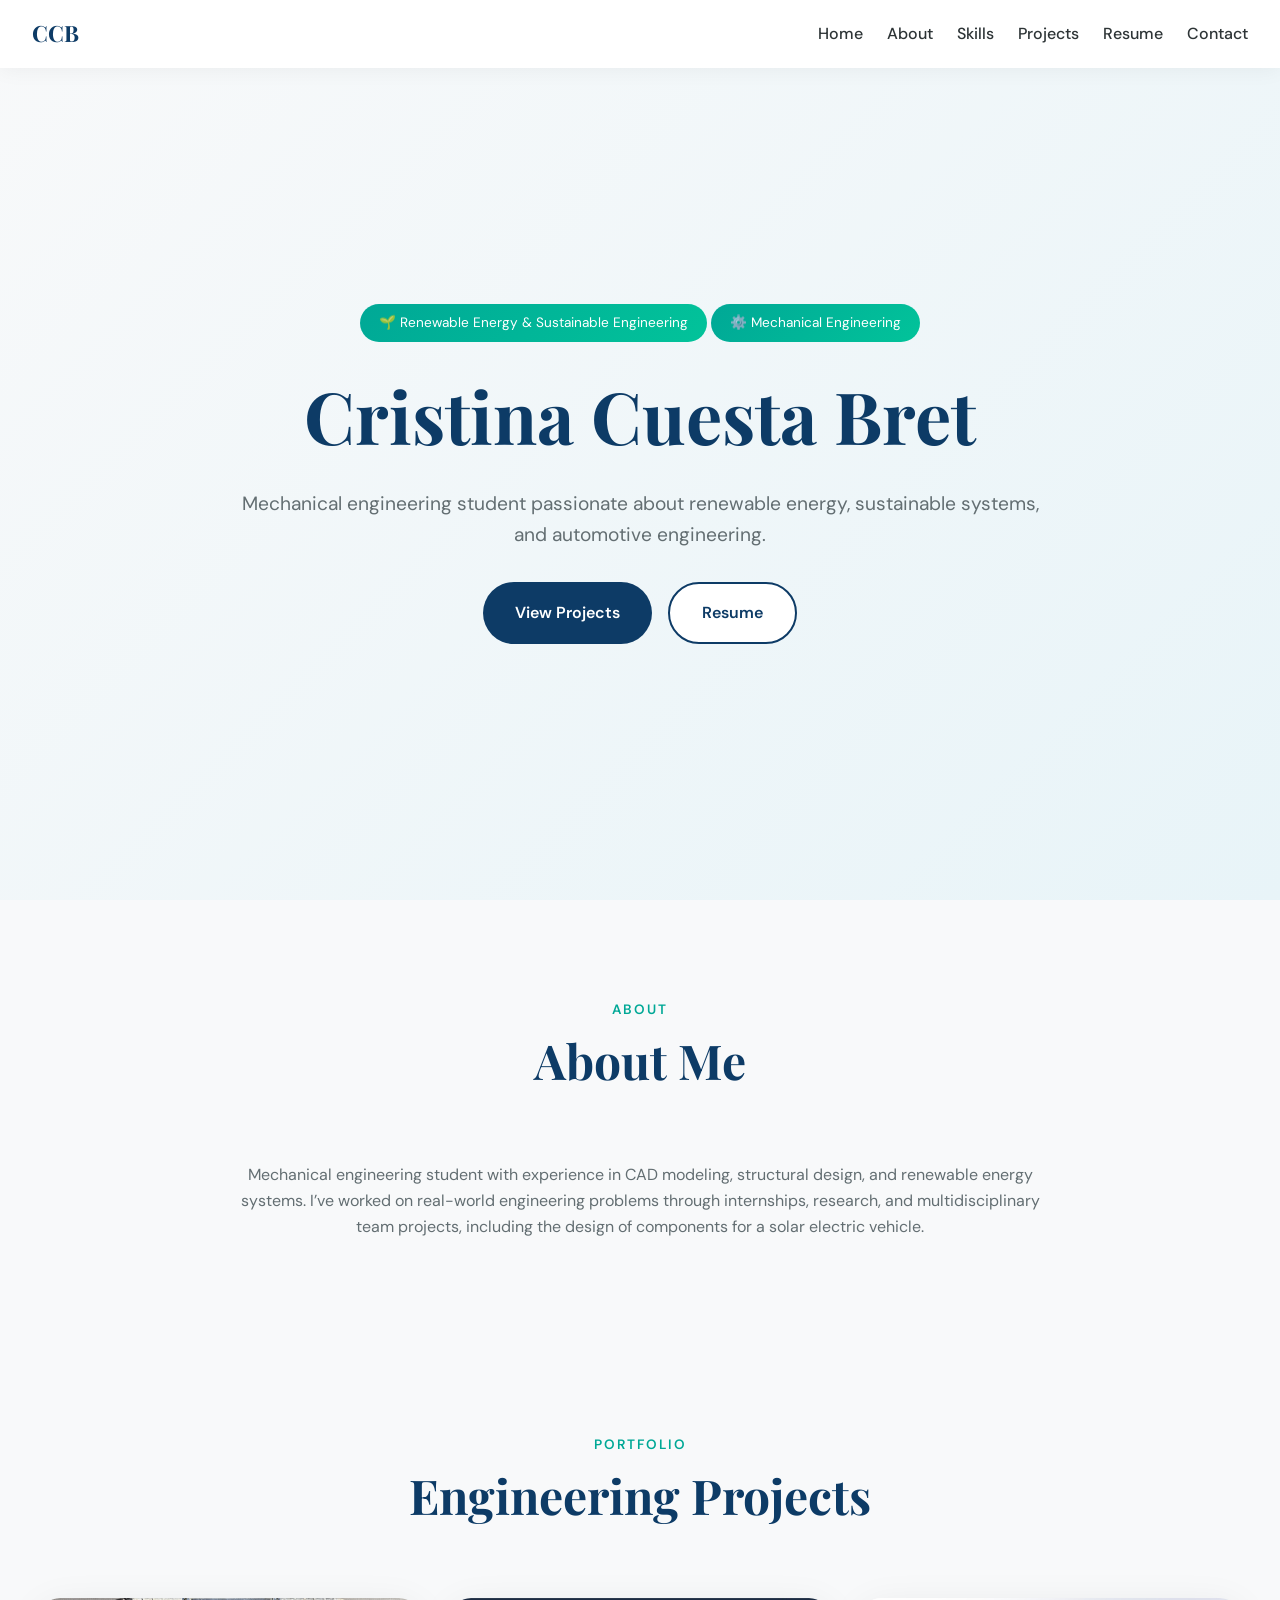
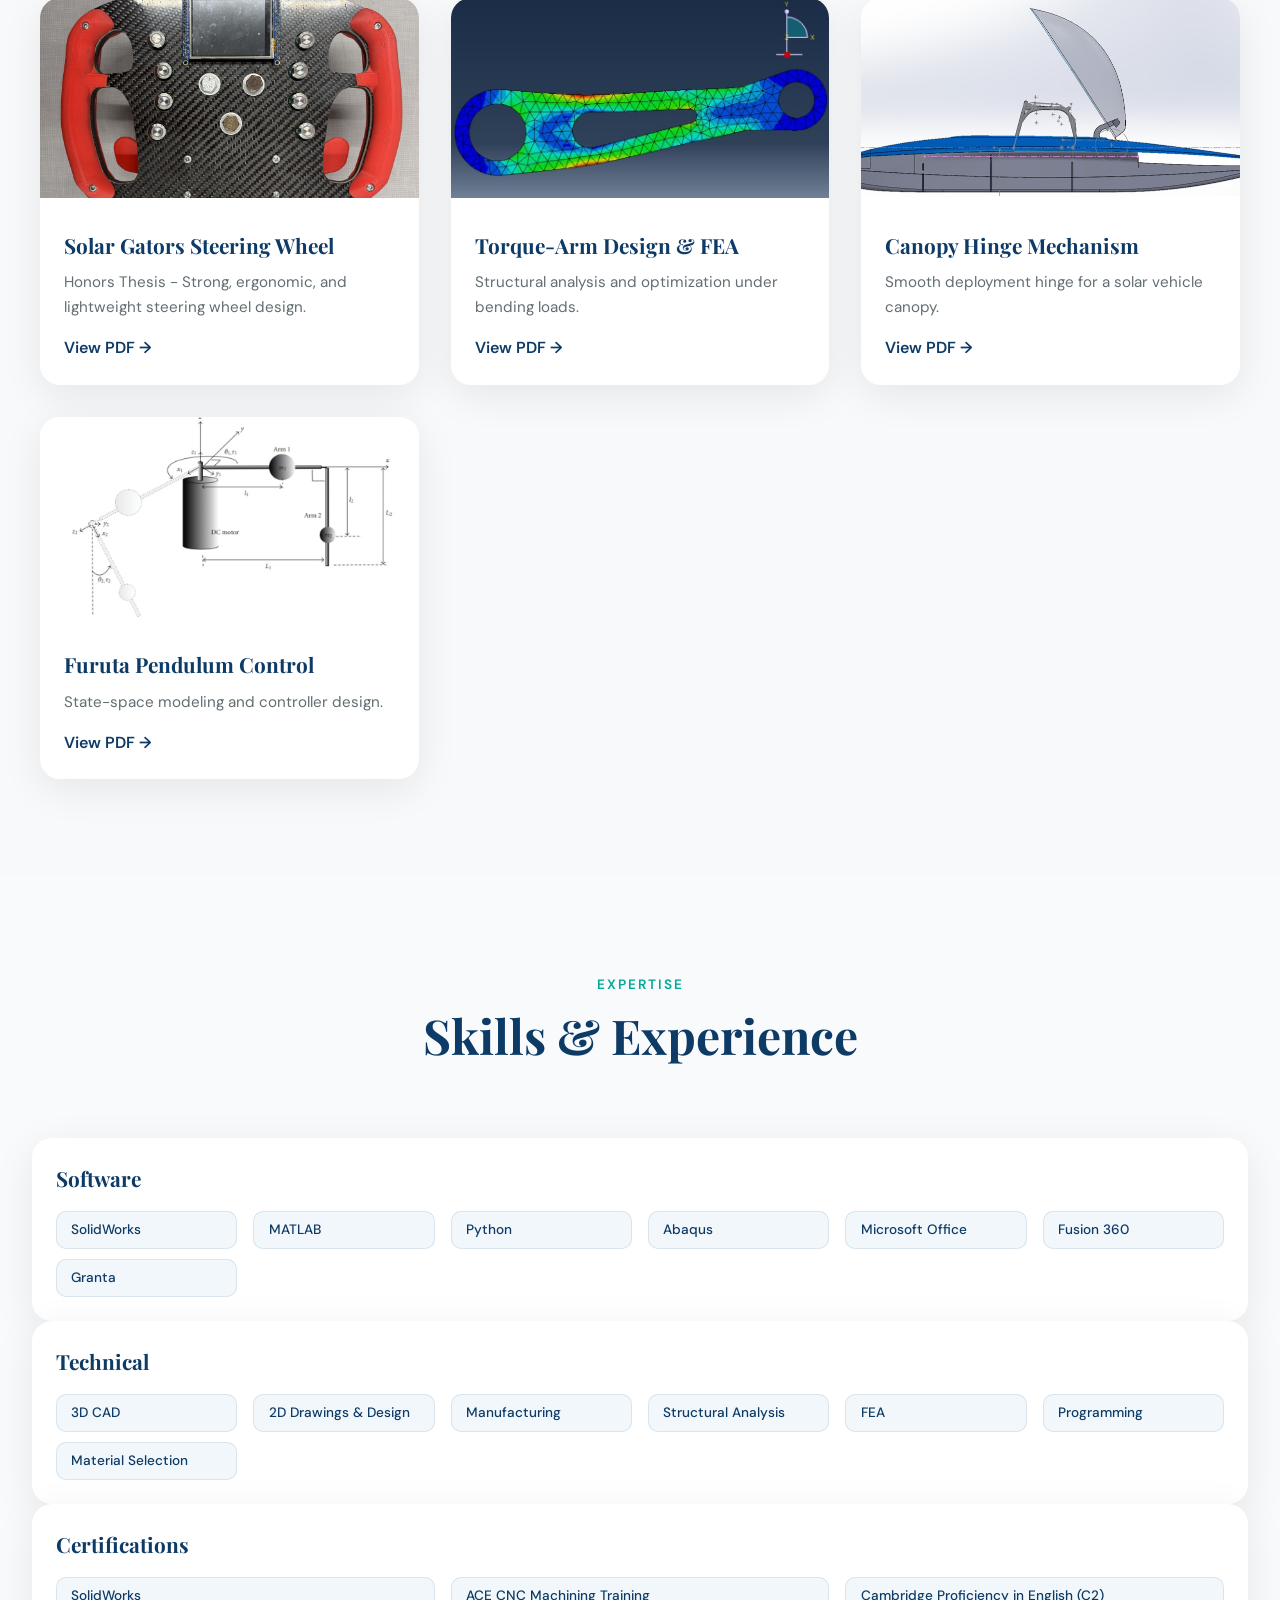
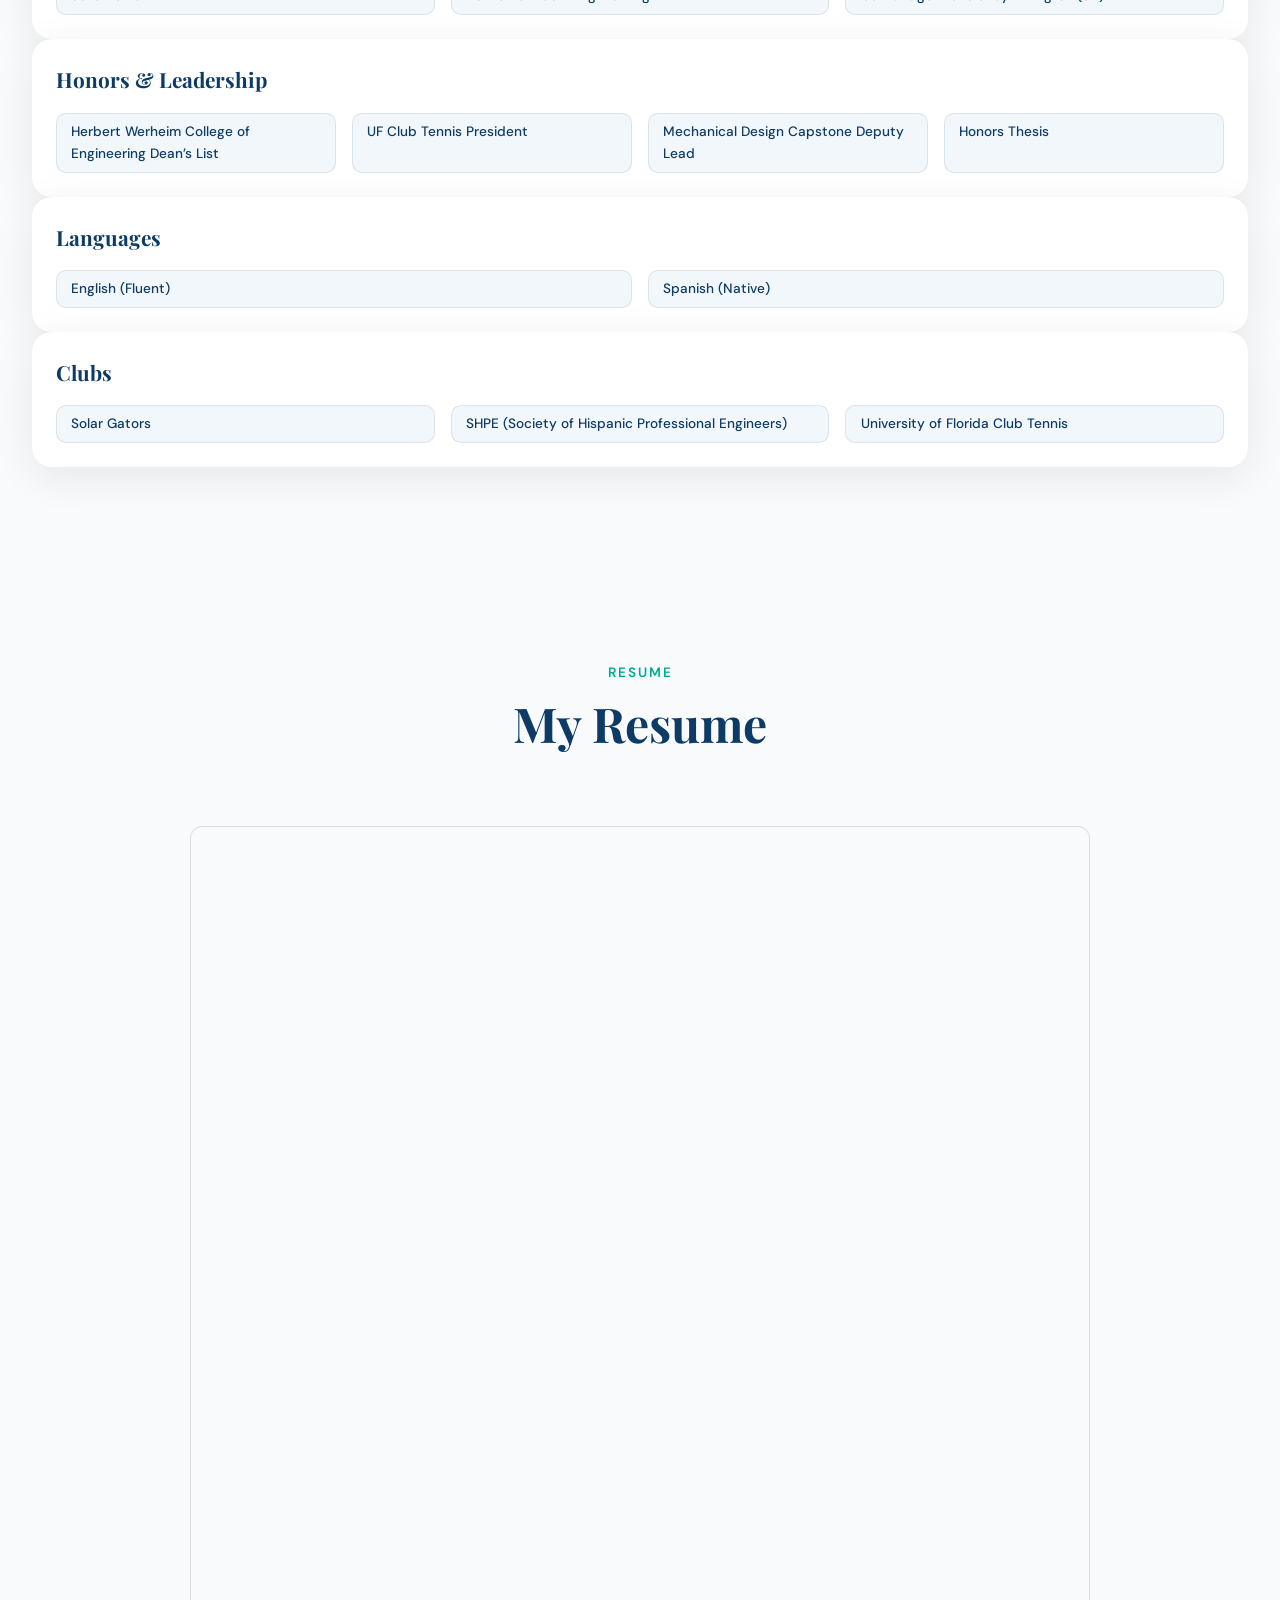
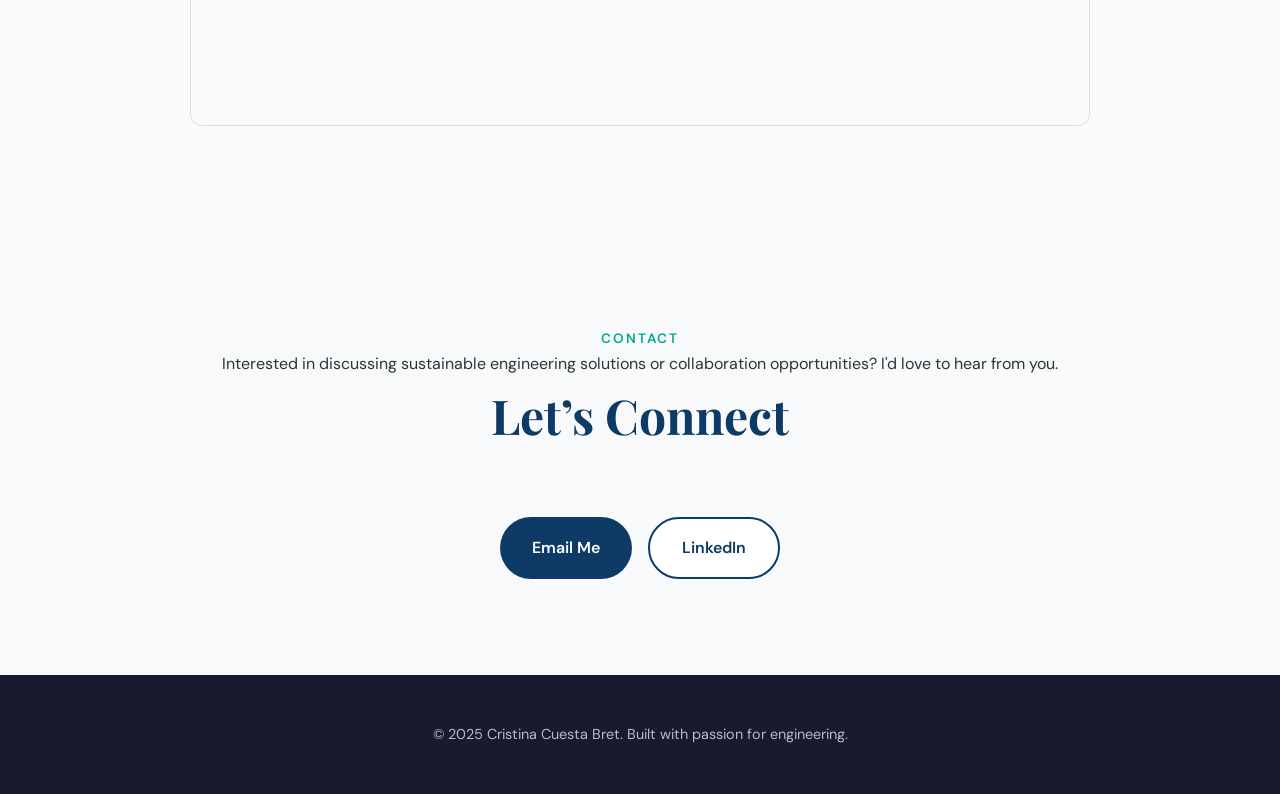
<file: index.html>
<!DOCTYPE html>
<html lang="en">
<head>
  <meta charset="UTF-8">
  <meta name="viewport" content="width=device-width, initial-scale=1.0">
  <title>Cristina Cuesta Bret | Mechanical Engineer</title>

  <!-- Fonts -->
  <link href="https://fonts.googleapis.com/css2?family=DM+Sans:wght@400;500;700&family=Playfair+Display:wght@600;700&display=swap" rel="stylesheet">

  <style>
    :root {
      --primary: #0d3b66;
      --accent: #00a896;
      --accent-light: #02c39a;
      --dark: #1a1a2e;
      --light: #f8f9fa;
      --card-bg: #ffffff;
      --text: #2d3436;
      --text-muted: #636e72;
    }

    * {
      margin: 0;
      padding: 0;
      box-sizing: border-box;
    }

    html {
      scroll-behavior: smooth;
    }

    body {
      font-family: 'DM Sans', sans-serif;
      background: var(--light);
      color: var(--text);
      line-height: 1.6;
    }

    /* NAV */
    nav {
      position: fixed;
      top: 0;
      width: 100%;
      padding: 1rem 2rem;
      background: rgba(255,255,255,0.95);
      backdrop-filter: blur(10px);
      display: flex;
      justify-content: space-between;
      align-items: center;
      z-index: 1000;
      box-shadow: 0 2px 20px rgba(0,0,0,0.05);
    }

    .nav-logo {
      font-family: 'Playfair Display', serif;
      font-size: 1.4rem;
      font-weight: 700;
      color: var(--primary);
      text-decoration: none;
    }

    .nav-links {
      list-style: none;
      display: flex;
      gap: 1.5rem;
    }

    .nav-links a {
      text-decoration: none;
      color: var(--text);
      font-weight: 500;
      position: relative;
    }

    .nav-links a::after {
      content: '';
      position: absolute;
      bottom: -4px;
      left: 0;
      width: 0;
      height: 2px;
      background: linear-gradient(90deg, var(--accent), var(--accent-light));
      transition: width 0.3s ease;
    }

    .nav-links a:hover::after {
      width: 100%;
    }

    /* HERO */
    #home {
      min-height: 100vh;
      display: flex;
      align-items: center;
      justify-content: center;
      padding: 7rem 2rem 4rem;
      background: linear-gradient(135deg, #f8f9fa, #e8f4f8);
      text-align: center;
    }

    .hero-content {
      max-width: 800px;
      animation: fadeInUp 1s ease;
    }

    @keyframes fadeInUp {
      from { opacity: 0; transform: translateY(40px); }
      to { opacity: 1; transform: translateY(0); }
    }

    .hero-badge {
      display: inline-block;
      background: linear-gradient(135deg, var(--accent), var(--accent-light));
      color: white;
      padding: 0.5rem 1.2rem;
      border-radius: 999px;
      font-size: 0.85rem;
      margin-bottom: 1rem;
    }

    .hero-title {
      font-family: 'Playfair Display', serif;
      font-size: clamp(2.5rem, 6vw, 4.5rem);
      color: var(--primary);
      margin-bottom: 1rem;
    }

    .hero-subtitle {
      font-size: 1.2rem;
      color: var(--text-muted);
      margin-bottom: 2rem;
    }

    .hero-cta {
      display: flex;
      gap: 1rem;
      justify-content: center;
      flex-wrap: wrap;
    }

    .btn {
      padding: 1rem 2rem;
      border-radius: 999px;
      text-decoration: none;
      font-weight: 600;
      transition: all 0.3s ease;
      display: inline-flex;
      align-items: center;
      justify-content: center;
    }

    .btn-primary {
      background: var(--primary);
      color: white;
    }

    .btn-secondary {
      border: 2px solid var(--primary);
      color: var(--primary);
      background: white;
    }

    .btn-primary:hover,
    .btn-secondary:hover {
      transform: translateY(-3px);
    }

    /* SECTIONS */
    section {
      padding: 6rem 2rem;
    }

    .section-header {
      text-align: center;
      margin-bottom: 4rem;
    }

    .section-label {
      color: var(--accent);
      font-weight: 600;
      font-size: 0.85rem;
      letter-spacing: 2px;
      text-transform: uppercase;
    }

    .section-title {
      font-family: 'Playfair Display', serif;
      font-size: clamp(2rem, 4vw, 3rem);
      color: var(--primary);
    }

    /* PROJECTS */
    .projects-grid {
      display: grid;
      grid-template-columns: repeat(auto-fit, minmax(320px, 1fr));
      gap: 2rem;
      max-width: 1200px;
      margin: 0 auto;
    }

    .project-card {
      background: white;
      border-radius: 20px;
      overflow: hidden;
      box-shadow: 0 10px 40px rgba(0,0,0,0.08);
      transition: transform 0.4s ease;
    }

    .project-card:hover {
      transform: translateY(-8px);
    }

    .project-thumb img {
      width: 100%;
      height: 200px;
      object-fit: cover;
    }

    .project-content {
      padding: 1.5rem;
    }

    .project-title {
      font-family: 'Playfair Display', serif;
      font-size: 1.3rem;
      color: var(--primary);
      margin-bottom: 0.5rem;
    }

    .project-description {
      color: var(--text-muted);
      font-size: 0.95rem;
      margin-bottom: 1rem;
    }

    .project-link {
      color: var(--primary);
      font-weight: 600;
      text-decoration: none;
    }

        /* SKILLS TAGS FIX */
    .skill-tags {
      display: grid;
      grid-template-columns: repeat(auto-fit, minmax(160px, 1fr));
      gap: 0.6rem 1rem;
      margin-top: 1rem;
    }

    .skill-tags span {
      padding: 0.45rem 0.9rem;
      background: #f1f7fb;
      border-radius: 10px;
      font-size: 0.85rem;
      font-weight: 500;
      color: #0d3b66;
      border: 1px solid rgba(13,59,102,0.1);
    }

    
    /* FOOTER */
    footer {
      background: var(--dark);
      color: white;
      text-align: center;
      padding: 3rem 2rem;
    }

    footer p {
      opacity: 0.7;
      font-size: 0.9rem;
    }

    @media (max-width: 768px) {
      .nav-links {
        gap: 1rem;
      }
    }
  </style>
</head>

<body>

<!-- NAV -->
<nav>
  <a href="#home" class="nav-logo">CCB</a>
  <ul class="nav-links">
    <li><a href="#home">Home</a></li>
    <li><a href="#about">About</a></li>
    <li><a href="#skills">Skills</a></li>
    <li><a href="#projects">Projects</a></li>
    <li><a href="#resume">Resume</a></li>
    <li><a href="#contact">Contact</a></li>
  </ul>
</nav>

<!-- HERO -->
<section id="home">
  <div class="hero-content">
    <span class="hero-badge">🌱 Renewable Energy & Sustainable Engineering</span>
    <span class="hero-badge">⚙️ Mechanical Engineering</span>
    <h1 class="hero-title">Cristina Cuesta Bret</h1>
    <p class="hero-subtitle">
      Mechanical engineering student passionate about renewable energy,
      sustainable systems, and automotive engineering.
    </p>
    <div class="hero-cta">
      <a href="#projects" class="btn btn-primary">View Projects</a>
      <a href="Cristina_CuestaBret_Resume.pdf" target="_blank" class="btn btn-secondary">Resume</a>
    </div>
  </div>
</section>

<!-- ABOUT -->
<section id="about">
  <div class="section-header">
    <span class="section-label">About</span>
    <h2 class="section-title">About Me</h2>
  </div>
  <p style="max-width:800px;margin:0 auto;text-align:center;color:var(--text-muted)">
    Mechanical engineering student with experience in CAD modeling, structural
    design, and renewable energy systems. I’ve worked on real-world engineering
    problems through internships, research, and multidisciplinary team projects, including
    the design of components for a solar electric vehicle.
  </p>
</section>

<!-- PROJECTS -->
<section id="projects">
  <div class="section-header">
    <span class="section-label">Portfolio</span>
    <h2 class="section-title">Engineering Projects</h2>
  </div>

  <div class="projects-grid">

    <div class="project-card">
      <div class="project-thumb">
        <img src="SteeringWheel1.jpg" alt="Steering wheel design">
      </div>
      <div class="project-content">
        <h3 class="project-title">Solar Gators Steering Wheel</h3>
        <p class="project-description"> Honors Thesis - Strong, ergonomic, and lightweight steering wheel design.</p>
        <a href="Honors Thesis.pdf" target="_blank" class="project-link">View PDF →</a>
      </div>
    </div>
    
    <div class="project-card">
      <div class="project-thumb">
        <img src="torquearm.jpg" alt="Torque arm FEA">
      </div>
      <div class="project-content">
        <h3 class="project-title">Torque-Arm Design & FEA</h3>
        <p class="project-description">Structural analysis and optimization under bending loads.</p>
        <a href="EML4507 Project 2.pdf" target="_blank" class="project-link">View PDF →</a>
      </div>
    </div>

    <div class="project-card">
      <div class="project-thumb">
        <img src="canopyhinge.jpg" alt="Canopy hinge mechanism">
      </div>
      <div class="project-content">
        <h3 class="project-title">Canopy Hinge Mechanism</h3>
        <p class="project-description">Smooth deployment hinge for a solar vehicle canopy.</p>
        <a href="Canopy Hinge.pdf" target="_blank" class="project-link">View PDF →</a>
      </div>
    </div>

    <div class="project-card">
      <div class="project-thumb">
        <img src="Controls.jpg" alt="Furuta pendulum control">
      </div>
      <div class="project-content">
        <h3 class="project-title">Furuta Pendulum Control</h3>
        <p class="project-description">State-space modeling and controller design.</p>
        <a href="Controls.pdf" target="_blank" class="project-link">View PDF →</a>
      </div>
    </div>

  </div>
</section>
  
<!-- SKILLS -->
<section id="skills" style="background:#f8fafc">
  <div class="section-header">
    <span class="section-label">Expertise</span>
    <h2 class="section-title">Skills & Experience</h2>
  </div>

  <div class="project-card">
    <div class="project-content">
      <h3 class="project-title">Software</h3>
      <div class="skill-tags">
        <span>SolidWorks</span>
        <span>MATLAB</span>
        <span>Python</span>
        <span>Abaqus</span>
        <span>Microsoft Office</span>
        <span>Fusion 360</span>
        <span>Granta</span>
      </div>
    </div>
  </div>

  <div class="project-card">
    <div class="project-content">
      <h3 class="project-title">Technical</h3>
      <div class="skill-tags">
        <span>3D CAD</span>
        <span>2D Drawings & Design</span>
        <span>Manufacturing</span>
        <span>Structural Analysis</span>
        <span>FEA</span>
        <span>Programming</span>
        <span>Material Selection</span>
      </div>
    </div>
  </div>

  <div class="project-card">
    <div class="project-content">
      <h3 class="project-title">Certifications</h3>
      <div class="skill-tags">
        <span>SolidWorks</span>
        <span>ACE CNC Machining Training</span>
        <span>Cambridge Proficiency in English (C2)</span>
      </div>
    </div>
  </div>

  <div class="project-card">
    <div class="project-content">
      <h3 class="project-title">Honors & Leadership</h3>
      <div class="skill-tags">
        <span>Herbert Werheim College of Engineering Dean’s List</span>
        <span>UF Club Tennis President</span>
        <span>Mechanical Design Capstone Deputy Lead</span>
        <span>Honors Thesis</span>
      </div>
    </div>
  </div>

  <div class="project-card">
    <div class="project-content">
      <h3 class="project-title">Languages</h3>
      <div class="skill-tags">
        <span>English (Fluent)</span>
        <span>Spanish (Native)</span>
      </div>
    </div>
  </div>

  <div class="project-card">
    <div class="project-content">
      <h3 class="project-title">Clubs</h3>
      <div class="skill-tags">
        <span>Solar Gators</span>
        <span>SHPE (Society of Hispanic Professional Engineers)</span>
        <span>University of Florida Club Tennis</span>
      </div>
    </div>
  </div>
</section>


<!-- RESUME -->
<section id="resume" style="background:#f8fafc">
  <div class="section-header">
    <span class="section-label">Resume</span>
    <h2 class="section-title">My Resume</h2>
  </div>

  <div style="max-width:900px;margin:0 auto">
    <iframe src="Cristina_CuestaBret_Resume.pdf" width="100%" height="900" style="border-radius:12px;border:1px solid #ddd"></iframe>
  </div>
</section>

<!-- CONTACT -->
<section id="contact">
  <div class="section-header">
    <span class="section-label">Contact</span>
     <p class="footer-text">Interested in discussing sustainable engineering solutions or collaboration opportunities? I'd love to hear from you.</p>
    <h2 class="section-title">Let’s Connect</h2>
  </div>

  <div class="hero-cta">
    <a href="mailto:cristinacuestabret@gmail.com" class="btn btn-primary">Email Me</a>
    <a href="https://www.linkedin.com/in/cristinacuestabret/" target="_blank" class="btn btn-secondary">LinkedIn</a>
  </div>
</section>

 <footer>
        <div class="footer-content">
            <div class="footer-divider"></div>
            <p class="footer-copy">©️ 2025 Cristina Cuesta Bret. Built with passion for engineering.</p>
        </div>
    </footer>


</body>
</html>
</file>
